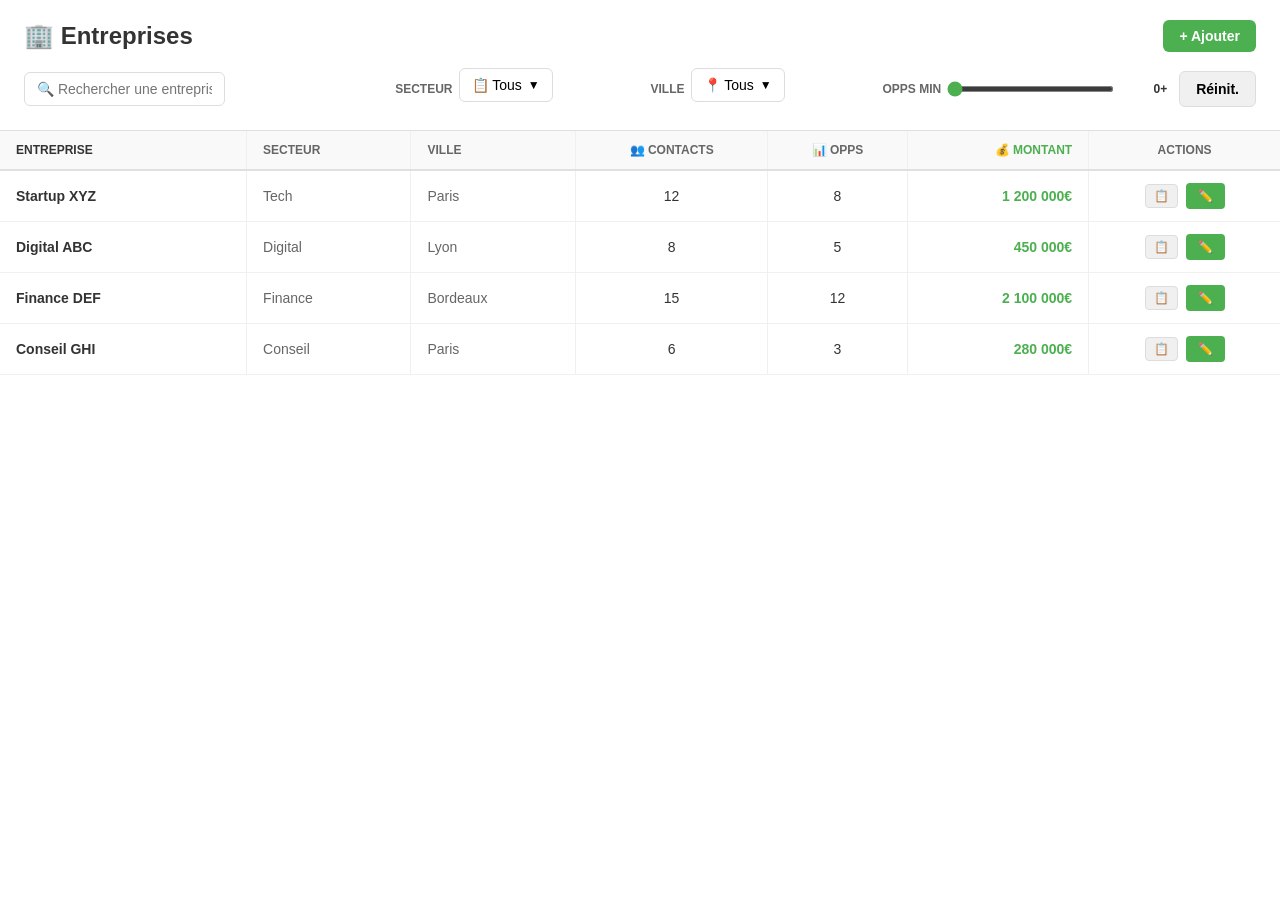
<file: entreprises.html>
<!DOCTYPE html>
<html lang="fr">
<head>
    <meta charset="UTF-8">
    <meta name="viewport" content="width=device-width, initial-scale=1.0">
    <title>CRM PUI - Module Entreprises</title>
    <style>
        * {
            margin: 0;
            padding: 0;
            box-sizing: border-box;
        }

        body {
            font-family: -apple-system, BlinkMacSystemFont, 'Segoe UI', Roboto, sans-serif;
            background: #f5f5f5;
            color: #333;
        }

        .container {
            display: flex;
            height: 100vh;
            background: #fff;
        }

        /* ════════════════════════════════════════════════════════
           MAIN CONTENT
           ════════════════════════════════════════════════════════ */
        .main-content {
            flex: 1;
            display: flex;
            flex-direction: column;
            overflow: hidden;
        }

        .header {
            padding: 20px 24px;
            border-bottom: 1px solid #e0e0e0;
            background: #fff;
        }

        .header-top {
            display: flex;
            justify-content: space-between;
            align-items: center;
            margin-bottom: 16px;
        }

        .header h1 {
            font-size: 24px;
            font-weight: 700;
        }

        .btn-primary {
            padding: 8px 16px;
            background: #4CAF50;
            color: #fff;
            border: none;
            border-radius: 6px;
            font-size: 14px;
            font-weight: 600;
            cursor: pointer;
            transition: background 0.2s;
        }

        .btn-primary:hover {
            background: #45a049;
        }

        /* ════════════════════════════════════════════════════════
           FILTRES HORIZONTAUX
           ════════════════════════════════════════════════════════ */
        .filters-row {
            display: flex;
            gap: 12px;
            align-items: center;
            flex-wrap: wrap;
            padding: 0;
            margin: 0;
        }

        .filter-group {
            display: flex;
            align-items: center;
            gap: 6px;
            flex-shrink: 0;
        }

        .filter-label {
            font-size: 12px;
            font-weight: 600;
            text-transform: uppercase;
            color: #666;
        }

        /* ════════════════════════════════════════════════════════
           SEARCH INPUT
           ════════════════════════════════════════════════════════ */
        .search-input {
            padding: 8px 12px;
            border: 1px solid #ddd;
            border-radius: 6px;
            font-size: 14px;
            min-width: 200px;
            transition: border-color 0.2s;
        }

        .search-input:focus {
            outline: none;
            border-color: #4CAF50;
            box-shadow: 0 0 0 3px rgba(76, 175, 80, 0.1);
        }

        /* ════════════════════════════════════════════════════════
           MULTI-SELECT DROPDOWN
           ════════════════════════════════════════════════════════ */
        .multi-select-wrapper {
            position: relative;
            min-width: 180px;
        }

        .multi-select-button {
            display: flex;
            align-items: center;
            gap: 6px;
            padding: 8px 12px;
            border: 1px solid #ddd;
            border-radius: 6px;
            background: #fff;
            font-size: 14px;
            cursor: pointer;
            transition: all 0.2s;
            white-space: nowrap;
        }

        .multi-select-button:hover {
            border-color: #4CAF50;
        }

        .multi-select-button.active {
            border-color: #4CAF50;
            background: #f0f8f5;
        }

        .multi-select-dropdown {
            position: absolute;
            top: 100%;
            left: 0;
            background: #fff;
            border: 1px solid #ddd;
            border-radius: 6px;
            box-shadow: 0 4px 12px rgba(0,0,0,0.1);
            z-index: 10;
            min-width: 220px;
            display: none;
            margin-top: 4px;
            max-height: 300px;
            overflow-y: auto;
        }

        .multi-select-dropdown.open {
            display: block;
        }

        .dropdown-item {
            display: flex;
            align-items: center;
            gap: 8px;
            padding: 10px 12px;
            cursor: pointer;
            transition: background 0.2s;
            border-bottom: 1px solid #f0f0f0;
        }

        .dropdown-item:last-child {
            border-bottom: none;
        }

        .dropdown-item:hover {
            background: #f5f5f5;
        }

        .dropdown-item input[type="checkbox"] {
            cursor: pointer;
            accent-color: #4CAF50;
        }

        .dropdown-item label {
            margin: 0;
            cursor: pointer;
            flex: 1;
            font-size: 14px;
        }

        .tags-container {
            display: flex;
            gap: 6px;
            flex-wrap: wrap;
        }

        .filter-tag {
            display: inline-flex;
            align-items: center;
            gap: 6px;
            padding: 4px 8px;
            background: #e8f5e9;
            border: 1px solid #4CAF50;
            border-radius: 12px;
            color: #2e7d32;
            font-size: 12px;
            font-weight: 500;
        }

        .filter-tag button {
            background: none;
            border: none;
            color: #2e7d32;
            cursor: pointer;
            font-size: 14px;
            font-weight: 700;
            padding: 0;
            display: flex;
            align-items: center;
        }

        .filter-tag button:hover {
            opacity: 0.7;
        }

        /* ════════════════════════════════════════════════════════
           SLIDER
           ════════════════════════════════════════════════════════ */
        .slider-group {
            display: flex;
            align-items: center;
            gap: 8px;
            min-width: 220px;
        }

        input[type="range"] {
            flex: 1;
            height: 6px;
            border-radius: 3px;
            background: #ddd;
            outline: none;
            accent-color: #4CAF50;
        }

        .slider-value {
            font-size: 12px;
            font-weight: 600;
            min-width: 45px;
            text-align: right;
        }

        /* ════════════════════════════════════════════════════════
           TABLEAU ENTREPRISES
           ════════════════════════════════════════════════════════ */
        .content-area {
            flex: 1;
            overflow: hidden;
            display: flex;
            flex-direction: column;
        }

        .table-wrapper {
            flex: 1;
            overflow-y: auto;
            overflow-x: auto;
        }

        table {
            width: 100%;
            border-collapse: collapse;
            background: #fff;
        }

        thead {
            position: sticky;
            top: 0;
            background: #f9f9f9;
            border-bottom: 2px solid #e0e0e0;
        }

        th {
            padding: 12px 16px;
            text-align: left;
            font-size: 12px;
            font-weight: 700;
            text-transform: uppercase;
            color: #666;
            border-right: 1px solid #f0f0f0;
        }

        th:last-child {
            border-right: none;
        }

        td {
            padding: 12px 16px;
            border-bottom: 1px solid #f0f0f0;
            border-right: 1px solid #f0f0f0;
            font-size: 14px;
        }

        td:last-child {
            border-right: none;
        }

        tbody tr {
            cursor: pointer;
            transition: background 0.2s;
        }

        tbody tr:hover {
            background: #f9f9f9;
        }

        /* Colonnes */
        .col-nom {
            font-weight: 600;
            color: #333;
            min-width: 150px;
        }

        .col-secteur {
            color: #666;
            min-width: 100px;
        }

        .col-ville {
            color: #666;
            min-width: 100px;
        }

        .col-contacts {
            text-align: center;
            min-width: 80px;
        }

        .col-opps {
            text-align: center;
            min-width: 80px;
        }

        .col-montant {
            text-align: right;
            min-width: 100px;
            font-weight: 600;
            color: #4CAF50;
        }

        .col-actions {
            text-align: center;
            min-width: 100px;
        }

        .btn-action {
            padding: 4px 8px;
            background: #f0f0f0;
            border: 1px solid #ddd;
            border-radius: 4px;
            font-size: 12px;
            cursor: pointer;
            transition: all 0.2s;
            margin: 0 2px;
        }

        .btn-action:hover {
            background: #4CAF50;
            color: #fff;
            border-color: #4CAF50;
        }

        .empty-state {
            display: flex;
            flex-direction: column;
            align-items: center;
            justify-content: center;
            height: 100%;
            color: #999;
            font-size: 14px;
        }

        /* ════════════════════════════════════════════════════════
           SIDE PANEL (Détail Entreprise)
           ════════════════════════════════════════════════════════ */
        .side-panel {
            position: fixed;
            right: 0;
            top: 0;
            width: 450px;
            height: 100vh;
            background: #fff;
            border-left: 1px solid #e0e0e0;
            box-shadow: -2px 0 8px rgba(0,0,0,0.1);
            overflow-y: auto;
            display: none;
            z-index: 100;
            flex-direction: column;
        }

        .side-panel.open {
            display: flex;
        }

        .panel-header {
            padding: 24px 16px;
            border-bottom: 1px solid #f0f0f0;
            flex-shrink: 0;
        }

        .panel-header-top {
            display: flex;
            justify-content: space-between;
            align-items: center;
            margin-bottom: 16px;
        }

        .panel-title {
            font-size: 20px;
            font-weight: 700;
        }

        .btn-close {
            background: none;
            border: none;
            font-size: 24px;
            cursor: pointer;
            color: #666;
            padding: 0;
            width: 32px;
            height: 32px;
            display: flex;
            align-items: center;
            justify-content: center;
        }

        .btn-close:hover {
            background: #f0f0f0;
            border-radius: 4px;
        }

        .btn-edit {
            padding: 6px 12px;
            background: #4CAF50;
            color: #fff;
            border: none;
            border-radius: 4px;
            font-size: 12px;
            font-weight: 600;
            cursor: pointer;
        }

        .panel-info {
            display: flex;
            flex-direction: column;
            gap: 8px;
            font-size: 13px;
        }

        .info-item {
            display: flex;
            gap: 8px;
        }

        .info-label {
            font-weight: 600;
            color: #666;
            min-width: 80px;
        }

        .info-value {
            color: #333;
        }

        .panel-section {
            padding: 16px;
            border-bottom: 1px solid #f0f0f0;
        }

        .panel-section h3 {
            font-size: 13px;
            font-weight: 700;
            text-transform: uppercase;
            color: #666;
            margin-bottom: 12px;
            display: flex;
            align-items: center;
            gap: 6px;
        }

        .section-content {
            display: flex;
            flex-direction: column;
            gap: 12px;
        }

        .contact-item,
        .opp-item,
        .interaction-item {
            padding: 10px;
            background: #f9f9f9;
            border-radius: 6px;
            border-left: 3px solid #4CAF50;
            font-size: 13px;
        }

        .contact-item .name {
            font-weight: 600;
            color: #333;
            margin-bottom: 4px;
        }

        .contact-item .role {
            color: #999;
            font-size: 12px;
            margin-bottom: 4px;
        }

        .contact-item .contact-details {
            display: flex;
            flex-direction: column;
            gap: 2px;
        }

        .opp-item .title {
            font-weight: 600;
            color: #333;
            margin-bottom: 4px;
            display: flex;
            align-items: center;
            gap: 6px;
        }

        .opp-item .status-badge {
            display: inline-block;
            padding: 2px 6px;
            background: #e3f2fd;
            color: #1976d2;
            border-radius: 3px;
            font-size: 11px;
            font-weight: 600;
        }

        .opp-item .opp-details {
            display: flex;
            flex-direction: column;
            gap: 2px;
            color: #666;
            font-size: 12px;
        }

        .interaction-item {
            border-left-color: #ff9800;
        }

        .interaction-item .type {
            font-weight: 600;
            color: #333;
            display: flex;
            align-items: center;
            gap: 6px;
            margin-bottom: 4px;
        }

        .interaction-item .date {
            color: #999;
            font-size: 12px;
            margin-bottom: 4px;
        }

        .interaction-item .content {
            color: #666;
            font-size: 12px;
            padding: 6px;
            background: #fff;
            border-radius: 4px;
            max-height: 100px;
            overflow: hidden;
            text-overflow: ellipsis;
        }

        .interaction-item .meta {
            display: flex;
            justify-content: space-between;
            font-size: 11px;
            color: #999;
            margin-top: 6px;
        }

        .see-more-btn {
            padding: 6px 12px;
            background: #f0f0f0;
            border: 1px solid #ddd;
            border-radius: 4px;
            font-size: 12px;
            font-weight: 600;
            cursor: pointer;
            transition: all 0.2s;
            align-self: flex-start;
        }

        .see-more-btn:hover {
            background: #e0e0e0;
        }

        .empty-section {
            padding: 24px;
            text-align: center;
            color: #999;
            font-size: 13px;
        }

        /* ════════════════════════════════════════════════════════
           MODAL EDIT
           ════════════════════════════════════════════════════════ */
        .modal-overlay {
            position: fixed;
            top: 0;
            left: 0;
            right: 0;
            bottom: 0;
            background: rgba(0,0,0,0.5);
            display: none;
            align-items: center;
            justify-content: center;
            z-index: 200;
        }

        .modal-overlay.open {
            display: flex;
        }

        .modal {
            background: #fff;
            border-radius: 8px;
            box-shadow: 0 4px 24px rgba(0,0,0,0.2);
            width: 90%;
            max-width: 500px;
            max-height: 90vh;
            overflow-y: auto;
        }

        .modal-header {
            padding: 20px;
            border-bottom: 1px solid #f0f0f0;
            display: flex;
            justify-content: space-between;
            align-items: center;
        }

        .modal-header h2 {
            font-size: 18px;
            font-weight: 700;
        }

        .modal-body {
            padding: 20px;
        }

        .form-group {
            margin-bottom: 16px;
        }

        .form-group label {
            display: block;
            font-size: 13px;
            font-weight: 600;
            margin-bottom: 6px;
        }

        .form-group input,
        .form-group textarea,
        .form-group select {
            width: 100%;
            padding: 8px 12px;
            border: 1px solid #ddd;
            border-radius: 6px;
            font-size: 14px;
            font-family: inherit;
        }

        .form-group textarea {
            resize: vertical;
            min-height: 100px;
        }

        .modal-footer {
            padding: 16px 20px;
            border-top: 1px solid #f0f0f0;
            display: flex;
            gap: 8px;
            justify-content: flex-end;
        }

        .btn-secondary {
            padding: 8px 16px;
            background: #f0f0f0;
            border: 1px solid #ddd;
            border-radius: 6px;
            font-size: 14px;
            font-weight: 600;
            cursor: pointer;
            transition: background 0.2s;
        }

        .btn-secondary:hover {
            background: #e0e0e0;
        }

        /* ════════════════════════════════════════════════════════
           RESPONSIVE
           ════════════════════════════════════════════════════════ */
        @media (max-width: 1024px) {
            .filters-row {
                gap: 8px;
            }

            .multi-select-wrapper {
                min-width: 150px;
            }

            .side-panel {
                width: 380px;
            }

            th, td {
                padding: 10px 12px;
                font-size: 13px;
            }
        }

        @media (max-width: 768px) {
            .header {
                padding: 12px 16px;
            }

            .header-top {
                flex-direction: column;
                align-items: flex-start;
                gap: 12px;
            }

            .filters-row {
                flex-direction: column;
                gap: 8px;
            }

            .filter-group {
                width: 100%;
            }

            .search-input {
                width: 100%;
                min-width: unset;
            }

            .multi-select-wrapper {
                width: 100%;
                min-width: unset;
            }

            .slider-group {
                width: 100%;
                min-width: unset;
            }

            .side-panel {
                width: 100%;
                box-shadow: -1px 0 4px rgba(0,0,0,0.1);
            }

            .col-actions {
                min-width: 80px;
            }

            .btn-action {
                padding: 3px 6px;
                font-size: 11px;
            }

            th, td {
                padding: 8px 10px;
                font-size: 12px;
            }
        }
    </style>
</head>
<body>
    <div class="container">
        <!-- ════════════════════════════════════════════════════════
             MAIN CONTENT
             ════════════════════════════════════════════════════════ -->
        <div class="main-content">
            <!-- HEADER -->
            <div class="header">
                <div class="header-top">
                    <h1>🏢 Entreprises</h1>
                    <button class="btn-primary">+ Ajouter</button>
                </div>

                <!-- FILTRES HORIZONTAUX -->
                <div class="filters-row">
                    <!-- Recherche -->
                    <div class="filter-group" style="flex: 1; min-width: 200px;">
                        <input type="text" class="search-input" placeholder="🔍 Rechercher une entreprise..." id="searchInput">
                    </div>

                    <!-- Secteur Multi-Select -->
                    <div class="filter-group">
                        <span class="filter-label">Secteur</span>
                        <div class="multi-select-wrapper" id="sectorFilter">
                            <button class="multi-select-button" id="sectorBtn">
                                📋 Tous
                                <span style="margin-left: auto; font-size: 12px;">▼</span>
                            </button>
                            <div class="multi-select-dropdown" id="sectorDropdown">
                                <div class="dropdown-item">
                                    <input type="checkbox" id="sector-tech" value="Tech">
                                    <label for="sector-tech">Tech</label>
                                </div>
                                <div class="dropdown-item">
                                    <input type="checkbox" id="sector-finance" value="Finance">
                                    <label for="sector-finance">Finance</label>
                                </div>
                                <div class="dropdown-item">
                                    <input type="checkbox" id="sector-digital" value="Digital">
                                    <label for="sector-digital">Digital</label>
                                </div>
                                <div class="dropdown-item">
                                    <input type="checkbox" id="sector-conseil" value="Conseil">
                                    <label for="sector-conseil">Conseil</label>
                                </div>
                                <div class="dropdown-item">
                                    <input type="checkbox" id="sector-retail" value="Retail">
                                    <label for="sector-retail">Retail</label>
                                </div>
                            </div>
                            <div class="tags-container" id="sectorTags" style="margin-top: 8px;"></div>
                        </div>
                    </div>

                    <!-- Ville Multi-Select -->
                    <div class="filter-group">
                        <span class="filter-label">Ville</span>
                        <div class="multi-select-wrapper" id="cityFilter">
                            <button class="multi-select-button" id="cityBtn">
                                📍 Tous
                                <span style="margin-left: auto; font-size: 12px;">▼</span>
                            </button>
                            <div class="multi-select-dropdown" id="cityDropdown">
                                <div class="dropdown-item">
                                    <input type="checkbox" id="city-paris" value="Paris">
                                    <label for="city-paris">Paris</label>
                                </div>
                                <div class="dropdown-item">
                                    <input type="checkbox" id="city-lyon" value="Lyon">
                                    <label for="city-lyon">Lyon</label>
                                </div>
                                <div class="dropdown-item">
                                    <input type="checkbox" id="city-bordeaux" value="Bordeaux">
                                    <label for="city-bordeaux">Bordeaux</label>
                                </div>
                                <div class="dropdown-item">
                                    <input type="checkbox" id="city-marseille" value="Marseille">
                                    <label for="city-marseille">Marseille</label>
                                </div>
                                <div class="dropdown-item">
                                    <input type="checkbox" id="city-toulouse" value="Toulouse">
                                    <label for="city-toulouse">Toulouse</label>
                                </div>
                            </div>
                            <div class="tags-container" id="cityTags" style="margin-top: 8px;"></div>
                        </div>
                    </div>

                    <!-- Slider Nb Opps -->
                    <div class="filter-group">
                        <span class="filter-label">Opps min</span>
                        <div class="slider-group">
                            <input type="range" id="oppSlider" min="0" max="20" value="0">
                            <span class="slider-value" id="sliderValue">0+</span>
                        </div>
                    </div>

                    <!-- Reset -->
                    <button class="btn-secondary" id="resetFilters" style="height: 36px;">Réinit.</button>
                </div>
            </div>

            <!-- CONTENU TABLEAU -->
            <div class="content-area">
                <div class="table-wrapper">
                    <table id="entreprisesTable">
                        <thead>
                            <tr>
                                <th class="col-nom">Entreprise</th>
                                <th class="col-secteur">Secteur</th>
                                <th class="col-ville">Ville</th>
                                <th class="col-contacts">👥 Contacts</th>
                                <th class="col-opps">📊 Opps</th>
                                <th class="col-montant">💰 Montant</th>
                                <th class="col-actions">Actions</th>
                            </tr>
                        </thead>
                        <tbody id="tableBody">
                            <tr data-id="1">
                                <td class="col-nom">Startup XYZ</td>
                                <td class="col-secteur">Tech</td>
                                <td class="col-ville">Paris</td>
                                <td class="col-contacts">12</td>
                                <td class="col-opps">8</td>
                                <td class="col-montant">1 200 000€</td>
                                <td class="col-actions">
                                    <button class="btn-action btn-view">📋</button>
                                    <button class="btn-action btn-edit">✏️</button>
                                </td>
                            </tr>
                            <tr data-id="2">
                                <td class="col-nom">Digital ABC</td>
                                <td class="col-secteur">Digital</td>
                                <td class="col-ville">Lyon</td>
                                <td class="col-contacts">8</td>
                                <td class="col-opps">5</td>
                                <td class="col-montant">450 000€</td>
                                <td class="col-actions">
                                    <button class="btn-action btn-view">📋</button>
                                    <button class="btn-action btn-edit">✏️</button>
                                </td>
                            </tr>
                            <tr data-id="3">
                                <td class="col-nom">Finance DEF</td>
                                <td class="col-secteur">Finance</td>
                                <td class="col-ville">Bordeaux</td>
                                <td class="col-contacts">15</td>
                                <td class="col-opps">12</td>
                                <td class="col-montant">2 100 000€</td>
                                <td class="col-actions">
                                    <button class="btn-action btn-view">📋</button>
                                    <button class="btn-action btn-edit">✏️</button>
                                </td>
                            </tr>
                            <tr data-id="4">
                                <td class="col-nom">Conseil GHI</td>
                                <td class="col-secteur">Conseil</td>
                                <td class="col-ville">Paris</td>
                                <td class="col-contacts">6</td>
                                <td class="col-opps">3</td>
                                <td class="col-montant">280 000€</td>
                                <td class="col-actions">
                                    <button class="btn-action btn-view">📋</button>
                                    <button class="btn-action btn-edit">✏️</button>
                                </td>
                            </tr>
                        </tbody>
                    </table>
                </div>
            </div>
        </div>

        <!-- ════════════════════════════════════════════════════════
             SIDE PANEL (Détail Entreprise)
             ════════════════════════════════════════════════════════ -->
        <div class="side-panel" id="sidePanel">
            <div class="panel-header">
                <div class="panel-header-top">
                    <div class="panel-title" id="panelTitle">Startup XYZ</div>
                    <button class="btn-close" id="closePanelBtn">✕</button>
                </div>
                <button class="btn-edit" id="editBtn">✏️ Modifier</button>
            </div>

            <!-- Infos Entreprise -->
            <div class="panel-section">
                <div class="panel-info">
                    <div class="info-item">
                        <div class="info-label">Secteur</div>
                        <div class="info-value" id="panelSecteur">Tech</div>
                    </div>
                    <div class="info-item">
                        <div class="info-label">Ville</div>
                        <div class="info-value" id="panelVille">Paris</div>
                    </div>
                    <div class="info-item">
                        <div class="info-label">Site</div>
                        <div class="info-value"><a href="#" id="panelSite">example.com</a></div>
                    </div>
                    <div class="info-item">
                        <div class="info-label">Téléphone</div>
                        <div class="info-value" id="panelTel">+33 1 23 45 67</div>
                    </div>
                </div>
            </div>

            <!-- Stats -->
            <div class="panel-section">
                <h3>📊 Stats</h3>
                <div class="section-content" style="display: flex; gap: 16px;">
                    <div style="flex: 1; padding: 12px; background: #f9f9f9; border-radius: 6px; text-align: center;">
                        <div style="font-size: 18px; font-weight: 700; color: #333;" id="statContacts">12</div>
                        <div style="font-size: 12px; color: #999; text-transform: uppercase;">Contacts</div>
                    </div>
                    <div style="flex: 1; padding: 12px; background: #f9f9f9; border-radius: 6px; text-align: center;">
                        <div style="font-size: 18px; font-weight: 700; color: #333;" id="statOpps">8</div>
                        <div style="font-size: 12px; color: #999; text-transform: uppercase;">Opps</div>
                    </div>
                    <div style="flex: 1; padding: 12px; background: #f9f9f9; border-radius: 6px; text-align: center;">
                        <div style="font-size: 18px; font-weight: 700; color: #333;" id="statMontant">1.2M€</div>
                        <div style="font-size: 12px; color: #999; text-transform: uppercase;">Montant</div>
                    </div>
                </div>
            </div>

            <!-- Contacts -->
            <div class="panel-section">
                <h3>👥 Contacts</h3>
                <div class="section-content" id="contactsList">
                    <div class="contact-item">
                        <div class="name">Jean Dupont</div>
                        <div class="role">Manager</div>
                        <div class="contact-details">
                            <div>📧 jean@startup.com</div>
                            <div>📱 06 12 34 56 78</div>
                        </div>
                    </div>
                    <div class="contact-item">
                        <div class="name">Marie Martin</div>
                        <div class="role">Développeuse</div>
                        <div class="contact-details">
                            <div>📧 marie@startup.com</div>
                            <div>📱 06 87 65 43 21</div>
                        </div>
                    </div>
                </div>
                <button class="see-more-btn">Voir tous les contacts</button>
            </div>

            <!-- Opportunités -->
            <div class="panel-section">
                <h3>📈 Opportunités</h3>
                <div class="section-content" id="oppsList">
                    <div class="opp-item">
                        <div class="title">
                            Migration Cloud
                            <span class="status-badge">Prospect</span>
                        </div>
                        <div class="opp-details">
                            <div>💰 450 000€</div>
                            <div>⏰ Closing: 30/06/2026</div>
                        </div>
                    </div>
                    <div class="opp-item">
                        <div class="title">
                            Audit Sécurité
                            <span class="status-badge" style="background: #f3e5f5; color: #7b1fa2;">Négociation</span>
                        </div>
                        <div class="opp-details">
                            <div>💰 280 000€</div>
                            <div>⏰ Closing: 15/07/2026</div>
                        </div>
                    </div>
                </div>
                <button class="see-more-btn">Voir toutes les opps</button>
            </div>

            <!-- Interactions Historique -->
            <div class="panel-section">
                <h3>📅 Historique des interactions</h3>
                <div class="section-content" id="interactionsList">
                    <div class="interaction-item">
                        <div class="type">📞 Appel avec Jean Dupont</div>
                        <div class="date">20 juin 2026 - 14h30</div>
                        <div style="font-size: 12px; color: #666; margin-bottom: 4px;">
                            <strong>Opp:</strong> Migration Cloud
                        </div>
                        <div style="font-size: 12px; color: #666; margin-bottom: 4px;">
                            <strong>Durée:</strong> 45 min
                        </div>
                        <div class="content">"Intéressé par la solution, veut un devis sous 2 semaines"</div>
                        <div class="meta">
                            <span>👤 Alice Martin</span>
                            <button style="background: none; border: none; color: #999; cursor: pointer;">✏️</button>
                        </div>
                    </div>

                    <div class="interaction-item">
                        <div class="type">📧 Email à Marie Martin</div>
                        <div class="date">18 juin 2026 - 10h15</div>
                        <div style="font-size: 12px; color: #666; margin-bottom: 4px;">
                            <strong>Opp:</strong> Audit Sécurité
                        </div>
                        <div class="content">"Envoi du devis pour l'audit de sécurité informatique"</div>
                        <div class="meta">
                            <span>👤 Bob Leclerc</span>
                            <button style="background: none; border: none; color: #999; cursor: pointer;">✏️</button>
                        </div>
                    </div>

                    <div class="interaction-item">
                        <div class="type">🤝 Réunion Zoom</div>
                        <div class="date">15 juin 2026 - 11h00</div>
                        <div style="font-size: 12px; color: #666; margin-bottom: 4px;">
                            <strong>Opp:</strong> Support Annuel
                        </div>
                        <div style="font-size: 12px; color: #666; margin-bottom: 4px;">
                            <strong>Durée:</strong> 1h30
                        </div>
                        <div class="content">"Discussion pricing et négociation du contrat de support"</div>
                        <div class="meta">
                            <span>👤 Alice Martin</span>
                            <button style="background: none; border: none; color: #999; cursor: pointer;">✏️</button>
                        </div>
                    </div>
                </div>
                <button class="see-more-btn">Voir tout l'historique</button>
            </div>
        </div>

        <!-- ════════════════════════════════════════════════════════
             MODAL EDIT
             ════════════════════════════════════════════════════════ -->
        <div class="modal-overlay" id="modalOverlay">
            <div class="modal">
                <div class="modal-header">
                    <h2>Modifier entreprise</h2>
                    <button class="btn-close" id="closeModalBtn">✕</button>
                </div>
                <div class="modal-body">
                    <form id="editForm">
                        <div class="form-group">
                            <label>Nom entreprise</label>
                            <input type="text" name="nom" value="Startup XYZ">
                        </div>
                        <div class="form-group">
                            <label>Secteur</label>
                            <select name="secteur">
                                <option value="Tech" selected>Tech</option>
                                <option value="Finance">Finance</option>
                                <option value="Digital">Digital</option>
                                <option value="Conseil">Conseil</option>
                                <option value="Retail">Retail</option>
                            </select>
                        </div>
                        <div class="form-group">
                            <label>Ville</label>
                            <input type="text" name="ville" value="Paris">
                        </div>
                        <div class="form-group">
                            <label>Site web</label>
                            <input type="text" name="site" placeholder="https://example.com">
                        </div>
                        <div class="form-group">
                            <label>Téléphone</label>
                            <input type="text" name="tel" placeholder="+33 1 23 45 67">
                        </div>
                        <div class="form-group">
                            <label>Description</label>
                            <textarea name="description" placeholder="Notes sur l'entreprise..."></textarea>
                        </div>
                    </form>
                </div>
                <div class="modal-footer">
                    <button class="btn-secondary" id="cancelEditBtn">Annuler</button>
                    <button class="btn-primary">Enregistrer</button>
                </div>
            </div>
        </div>
    </div>

    <script>
        // ════════════════════════════════════════════════════════
        //  MULTI-SELECT DROPDOWN LOGIC
        // ════════════════════════════════════════════════════════

        function initMultiSelect(filterId, dropdownId, buttonId, tagsId) {
            const button = document.getElementById(buttonId);
            const dropdown = document.getElementById(dropdownId);
            const tagsContainer = document.getElementById(tagsId);
            const checkboxes = dropdown.querySelectorAll('input[type="checkbox"]');

            button.addEventListener('click', () => {
                dropdown.classList.toggle('open');
            });

            checkboxes.forEach(checkbox => {
                checkbox.addEventListener('change', () => {
                    updateMultiSelectTags(checkboxes, tagsContainer, button);
                });
            });

            // Fermer au clic extérieur
            document.addEventListener('click', (e) => {
                if (!e.target.closest(`#${filterId}`)) {
                    dropdown.classList.remove('open');
                }
            });
        }

        function updateMultiSelectTags(checkboxes, tagsContainer, button) {
            tagsContainer.innerHTML = '';
            const selected = Array.from(checkboxes)
                .filter(cb => cb.checked)
                .map(cb => cb.value);

            if (selected.length === 0) {
                button.innerHTML = `📋 Tous<span style="margin-left: auto; font-size: 12px;">▼</span>`;
                button.classList.remove('active');
            } else {
                button.innerHTML = `📋 ${selected.length} sélectionné(s)<span style="margin-left: auto; font-size: 12px;">▼</span>`;
                button.classList.add('active');

                selected.forEach(value => {
                    const tag = document.createElement('div');
                    tag.className = 'filter-tag';
                    tag.innerHTML = `
                        ${value}
                        <button type="button">×</button>
                    `;
                    tag.querySelector('button').addEventListener('click', () => {
                        const checkbox = Array.from(checkboxes).find(cb => cb.value === value);
                        checkbox.checked = false;
                        updateMultiSelectTags(checkboxes, tagsContainer, button);
                    });
                    tagsContainer.appendChild(tag);
                });
            }
        }

        // Initialiser les filtres multi-select
        initMultiSelect('sectorFilter', 'sectorDropdown', 'sectorBtn', 'sectorTags');
        initMultiSelect('cityFilter', 'cityDropdown', 'cityBtn', 'cityTags');

        // ════════════════════════════════════════════════════════
        //  SLIDER
        // ════════════════════════════════════════════════════════

        document.getElementById('oppSlider').addEventListener('input', (e) => {
            document.getElementById('sliderValue').textContent = e.target.value + '+';
        });

        // ════════════════════════════════════════════════════════
        //  SIDE PANEL LOGIC
        // ════════════════════════════════════════════════════════

        // Ouvrir panel au clic sur ligne
        document.querySelectorAll('tbody tr').forEach(row => {
            row.addEventListener('click', (e) => {
                if (e.target.closest('.btn-edit')) return;
                document.getElementById('sidePanel').classList.add('open');
            });
        });

        // Fermer panel
        document.getElementById('closePanelBtn').addEventListener('click', () => {
            document.getElementById('sidePanel').classList.remove('open');
        });

        // ════════════════════════════════════════════════════════
        //  MODAL EDIT LOGIC
        // ════════════════════════════════════════════════════════

        // Bouton modifier dans le panel
        document.getElementById('editBtn').addEventListener('click', () => {
            document.getElementById('modalOverlay').classList.add('open');
        });

        // Boutons modifier sur les lignes
        document.querySelectorAll('.btn-edit').forEach(btn => {
            btn.addEventListener('click', (e) => {
                e.stopPropagation();
                document.getElementById('sidePanel').classList.add('open');
                setTimeout(() => {
                    document.getElementById('modalOverlay').classList.add('open');
                }, 100);
            });
        });

        // Fermer modal
        document.getElementById('closeModalBtn').addEventListener('click', () => {
            document.getElementById('modalOverlay').classList.remove('open');
        });

        document.getElementById('cancelEditBtn').addEventListener('click', () => {
            document.getElementById('modalOverlay').classList.remove('open');
        });

        // Reset filtres
        document.getElementById('resetFilters').addEventListener('click', () => {
            document.querySelectorAll('.multi-select-dropdown input[type="checkbox"]').forEach(cb => {
                cb.checked = false;
            });
            document.getElementById('oppSlider').value = 0;
            document.getElementById('sliderValue').textContent = '0+';
            document.getElementById('searchInput').value = '';

            updateMultiSelectTags(
                document.querySelectorAll('#sectorDropdown input[type="checkbox"]'),
                document.getElementById('sectorTags'),
                document.getElementById('sectorBtn')
            );
            updateMultiSelectTags(
                document.querySelectorAll('#cityDropdown input[type="checkbox"]'),
                document.getElementById('cityTags'),
                document.getElementById('cityBtn')
            );
        });
    </script>
</body>
</html>
</file>
